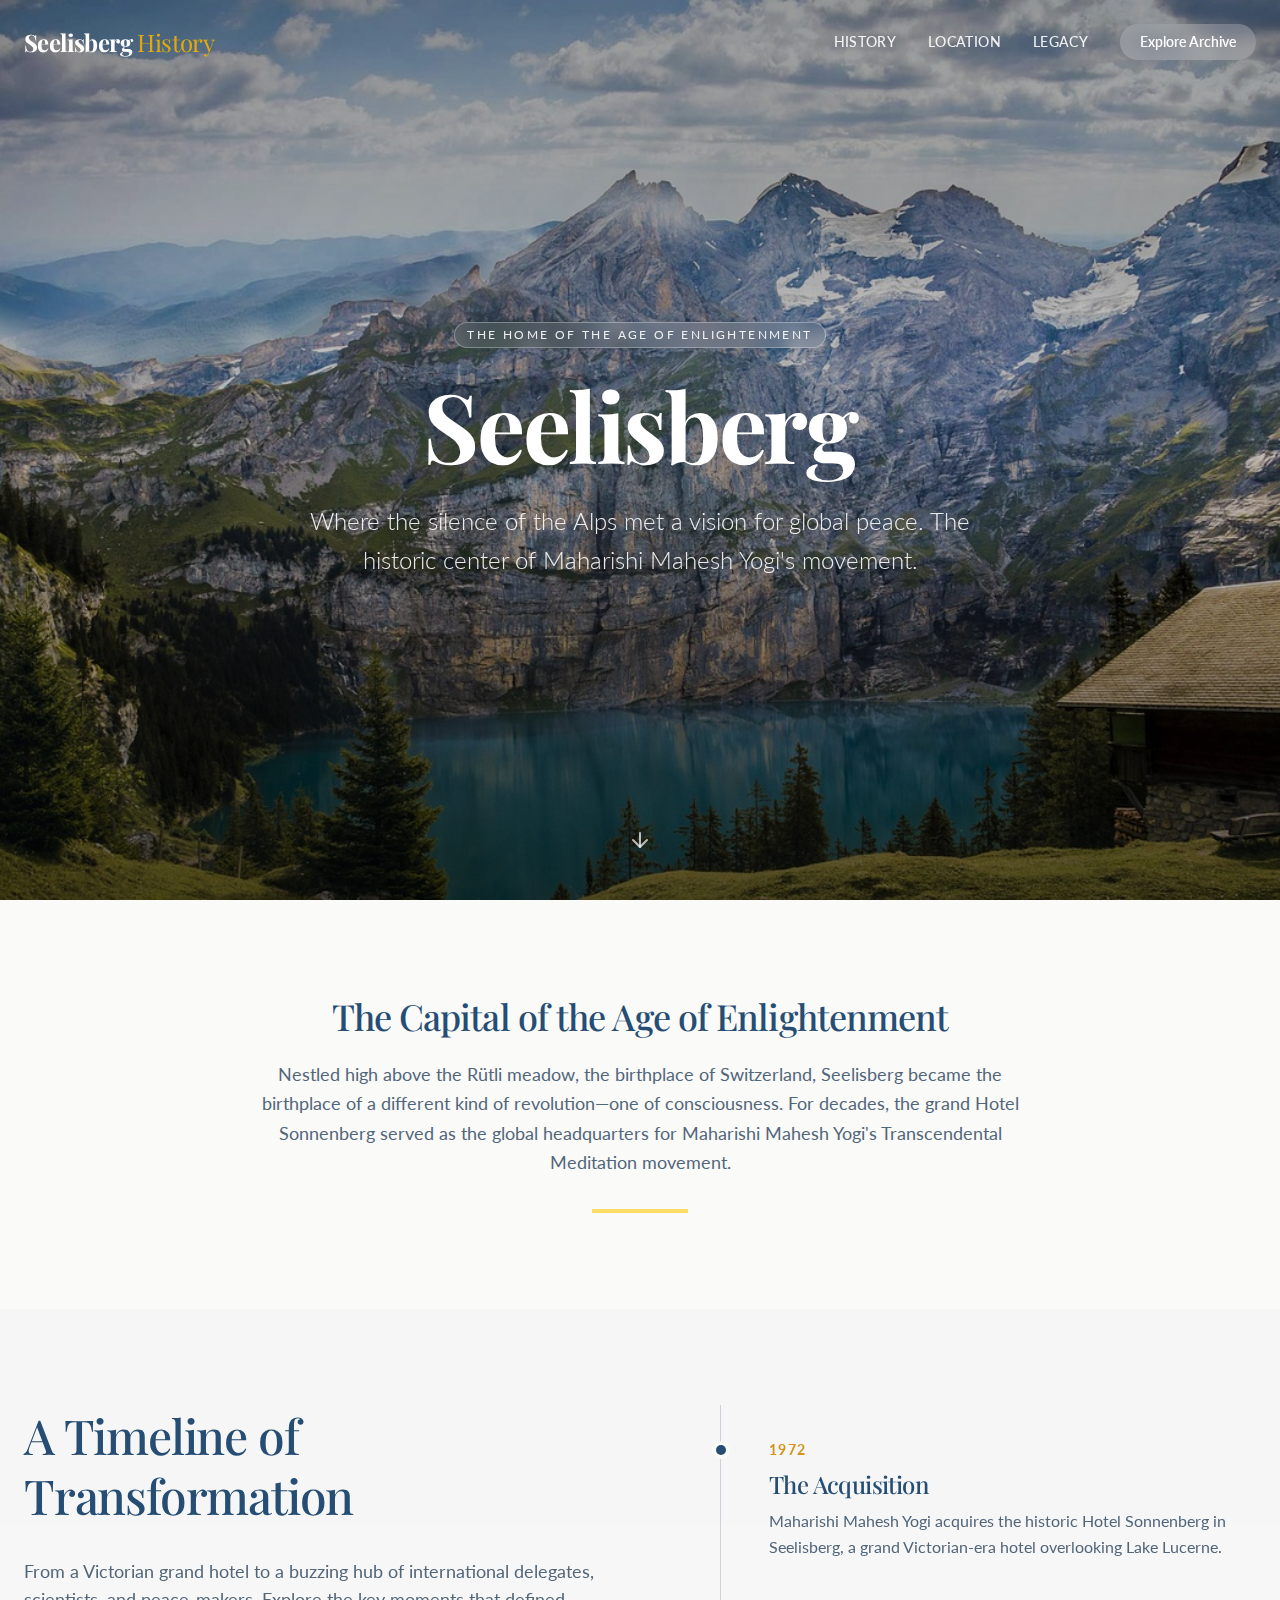
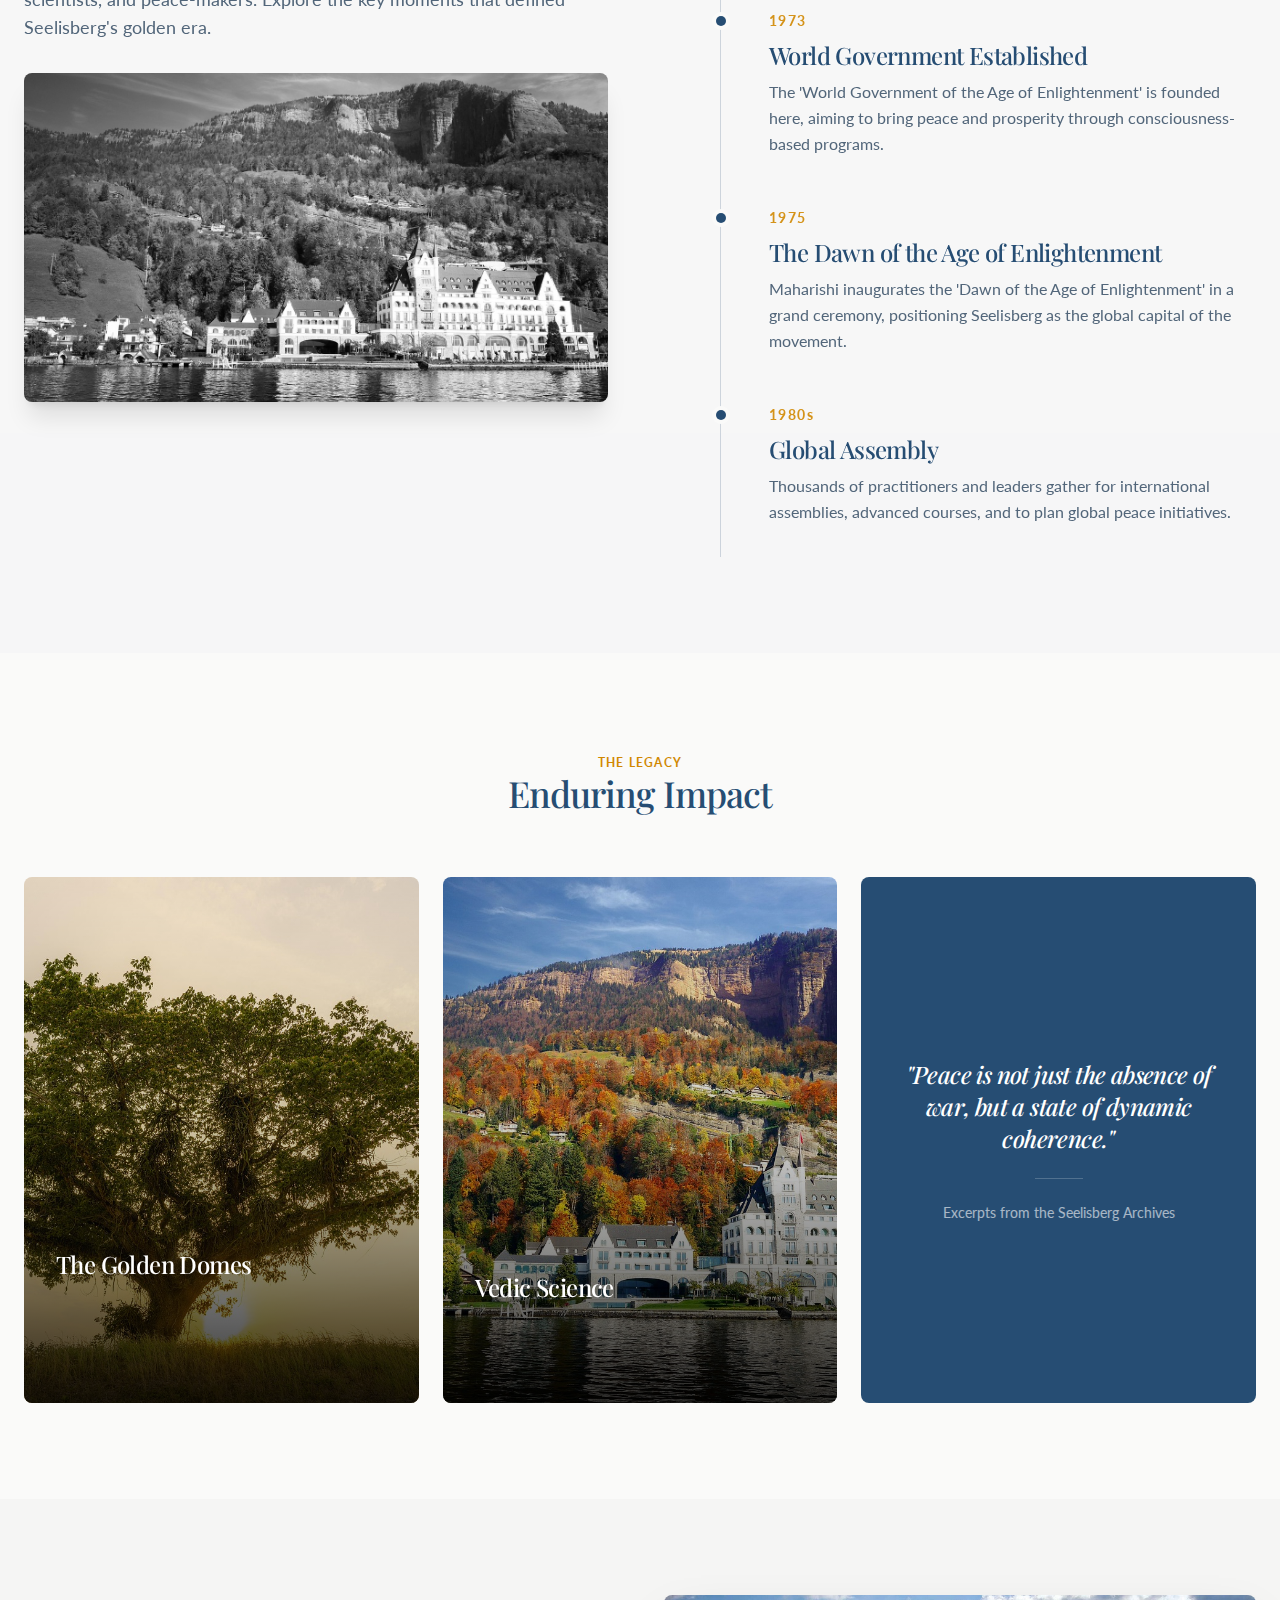
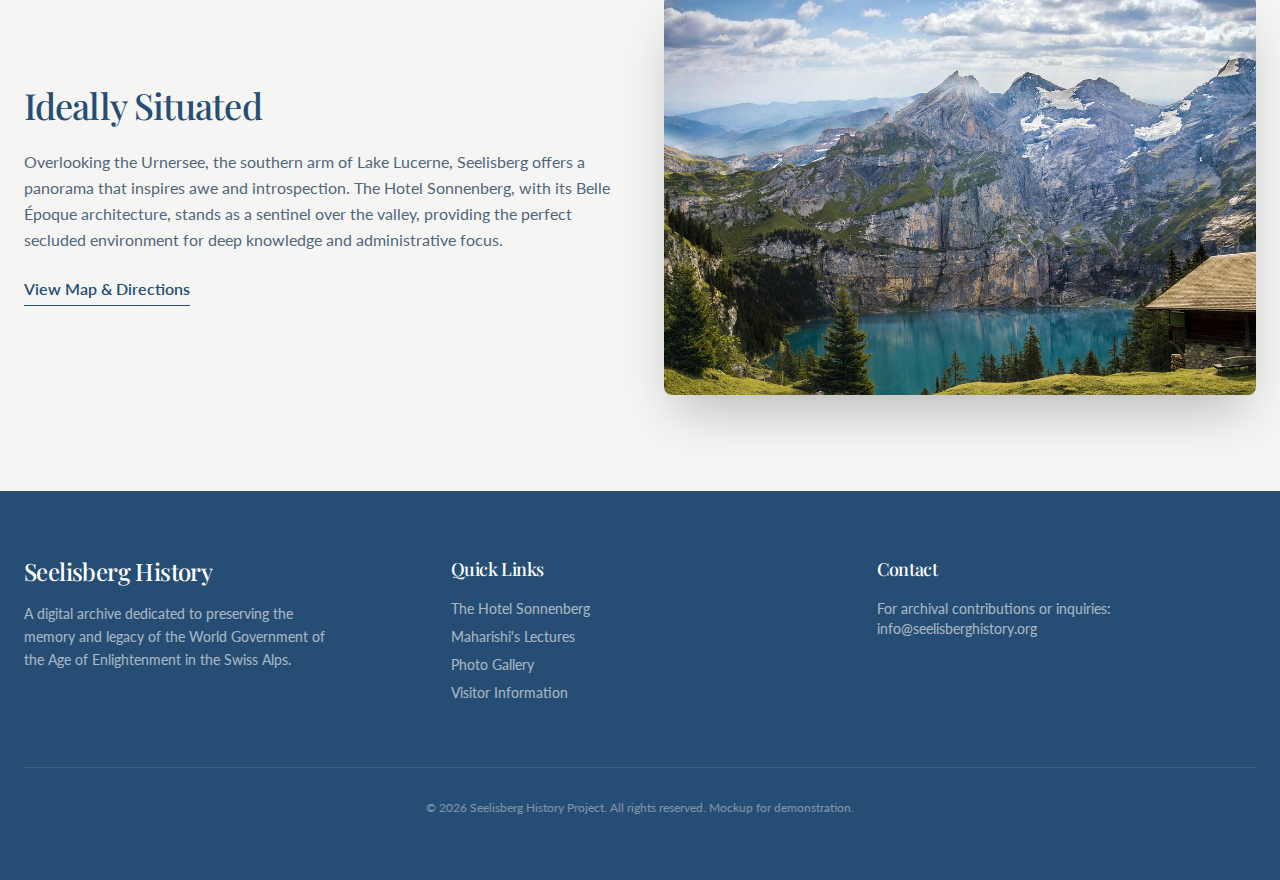
<file: index.html>
<!DOCTYPE html>
<html lang="en">
  <head>
    <meta charset="UTF-8" />
    <meta name="viewport" content="width=device-width, initial-scale=1.0, maximum-scale=1" />

    <meta property="og:title" content="Maharishi in Seelisberg: A History" />
    <meta property="og:description" content="Exploring the history of the Age of Enlightenment in the Swiss Alps." />
    <meta property="og:type" content="website" />
    <meta property="og:image" content="https://025f9715-aac8-4afa-abbe-2cdf8450590b-00-1ujq106t1bte5.kirk.replit.dev/opengraph.jpg" />
    <meta name="twitter:card" content="summary_large_image" />
    <meta name="twitter:site" content="@replit" />
    <meta name="twitter:title" content="Maharishi in Seelisberg: A History" />
    <meta name="twitter:description" content="Exploring the history of the Age of Enlightenment in the Swiss Alps." />
    <meta name="twitter:image" content="https://025f9715-aac8-4afa-abbe-2cdf8450590b-00-1ujq106t1bte5.kirk.replit.dev/opengraph.jpg" />

    <link rel="icon" type="image/png" href="/favicon.png" />
    <link rel="preconnect" href="https://fonts.googleapis.com">
    <link rel="preconnect" href="https://fonts.gstatic.com" crossorigin>
    <!-- Importing Playfair Display for headings and Lato for body -->
    <link href="https://fonts.googleapis.com/css2?family=Lato:ital,wght@0,300;0,400;0,700;1,300;1,400;1,700&family=Playfair+Display:ital,wght@0,400..900;1,400..900&display=swap" rel="stylesheet">
    <script type="module" crossorigin src="./assets/index-9YHAIptF.js"></script>
    <link rel="stylesheet" crossorigin href="./assets/index-BizUHwUv.css">
  </head>
  <body>
    <div id="root"></div>
  </body>
</html>
</file>
